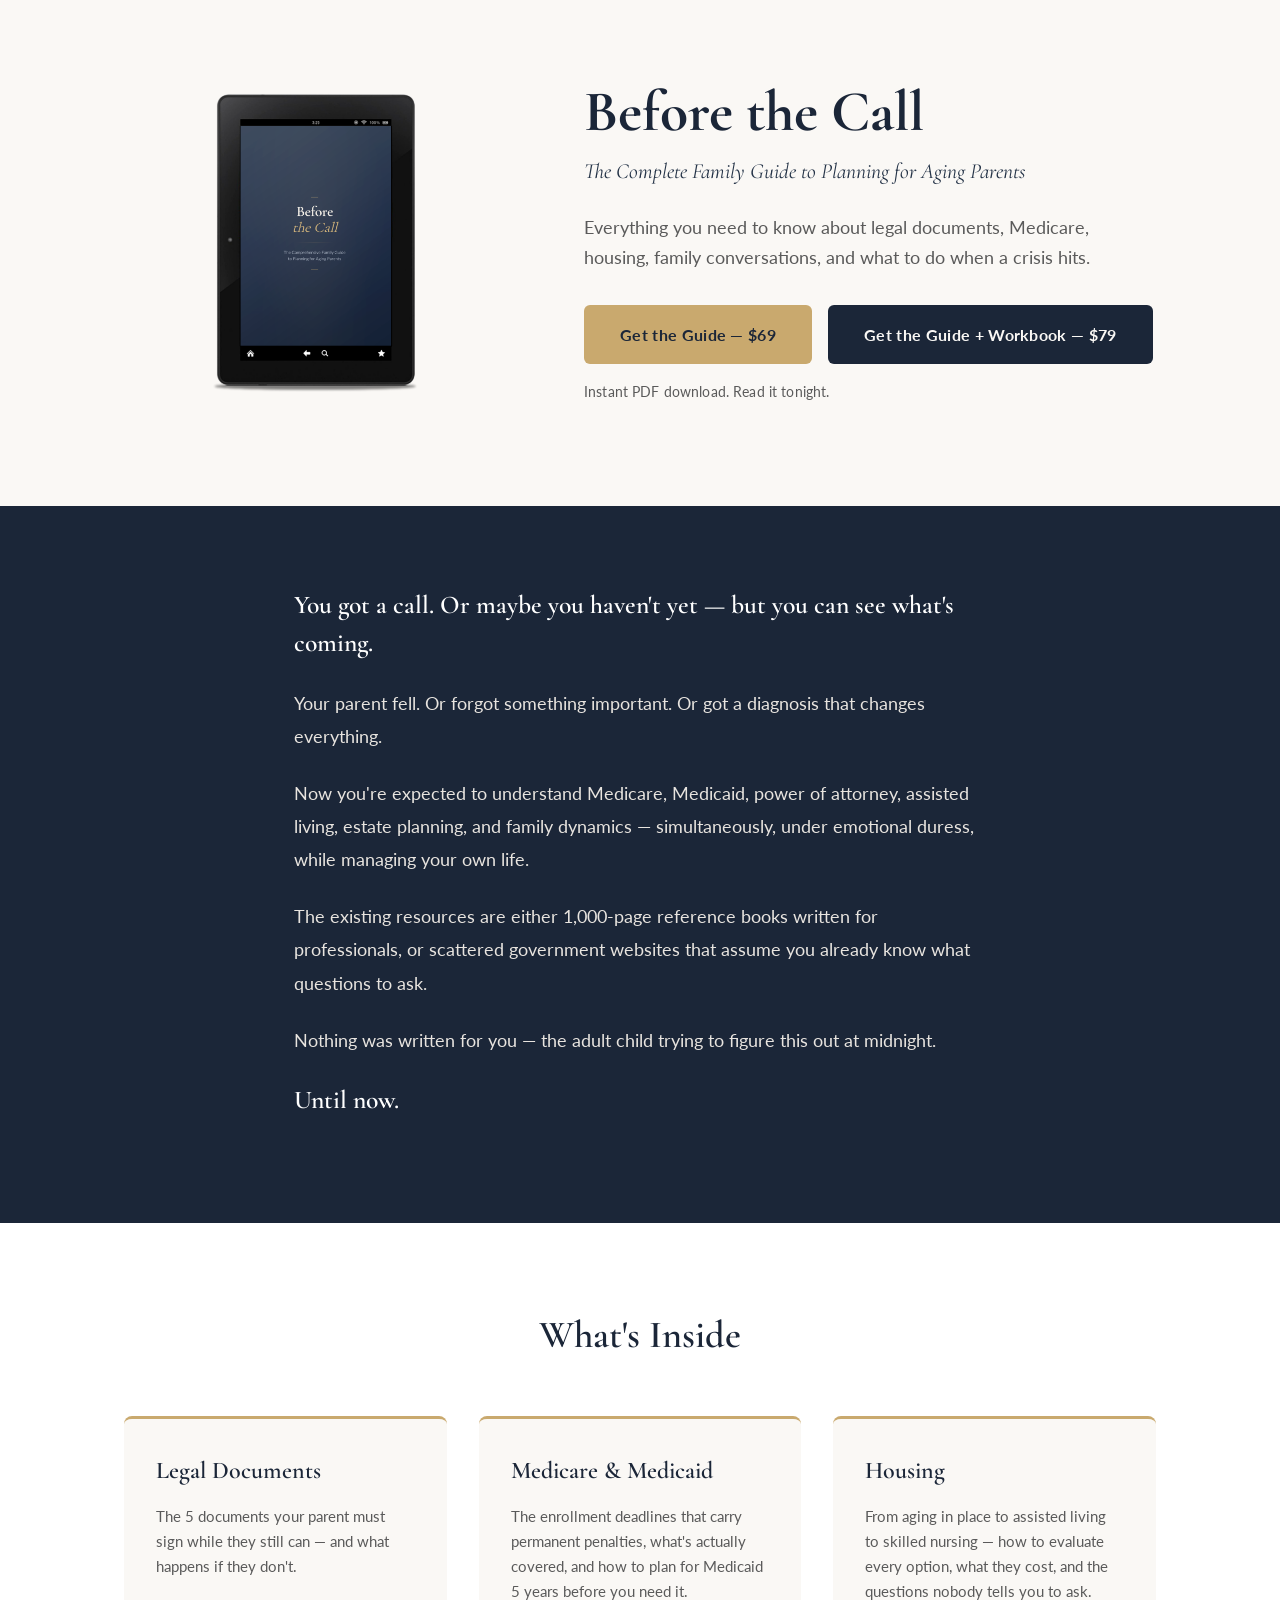
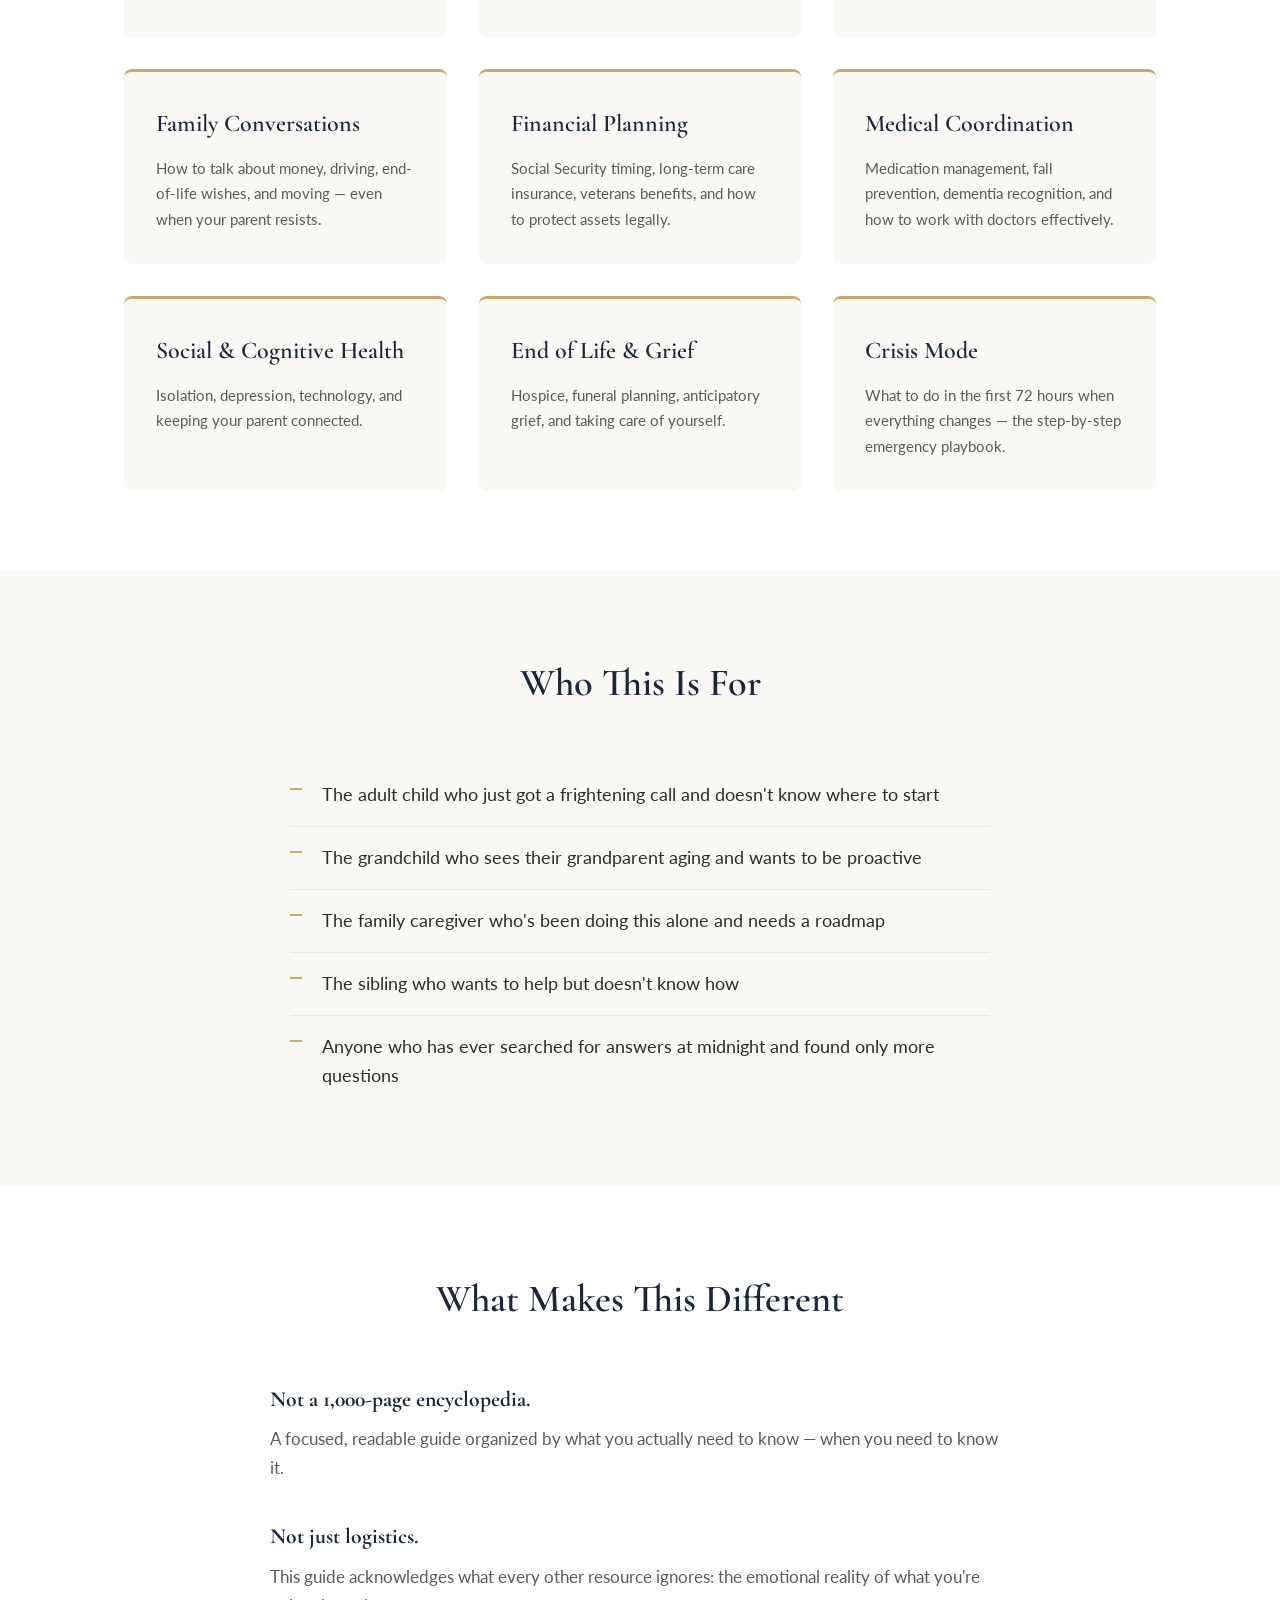
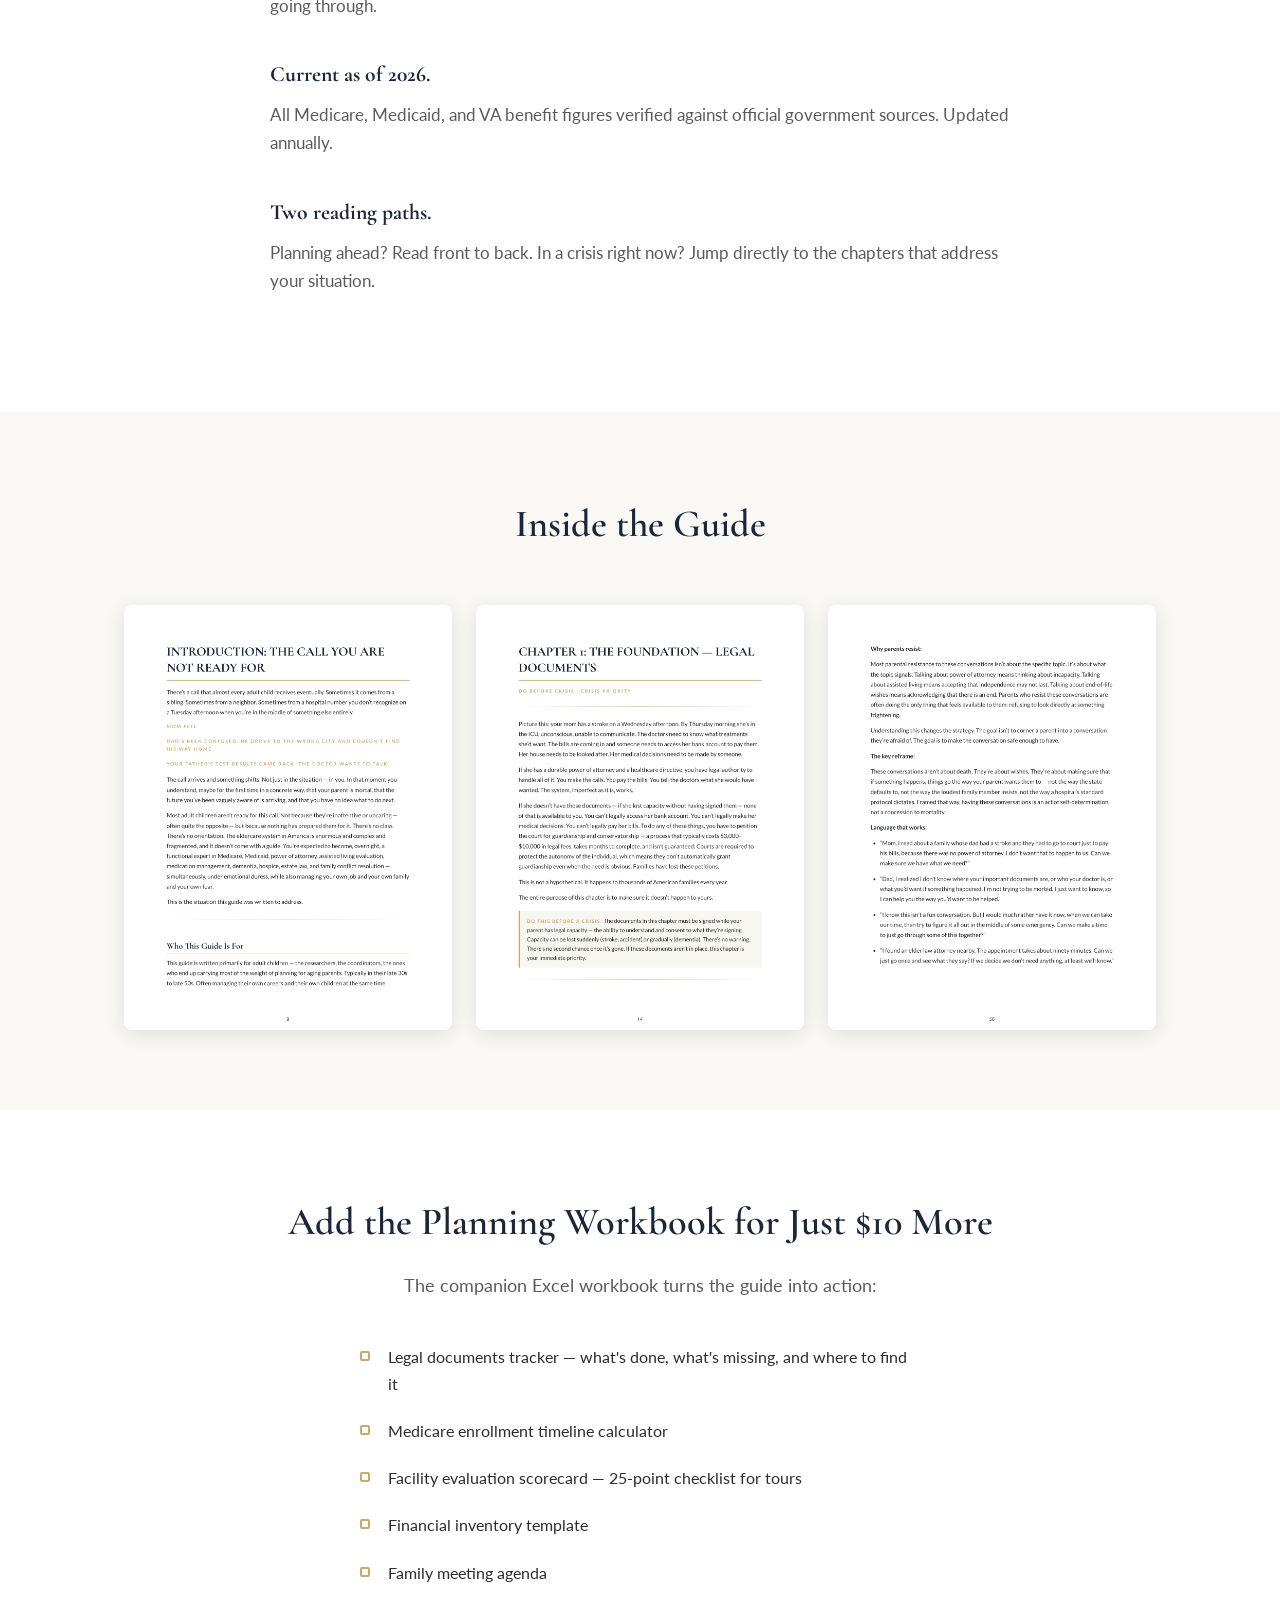
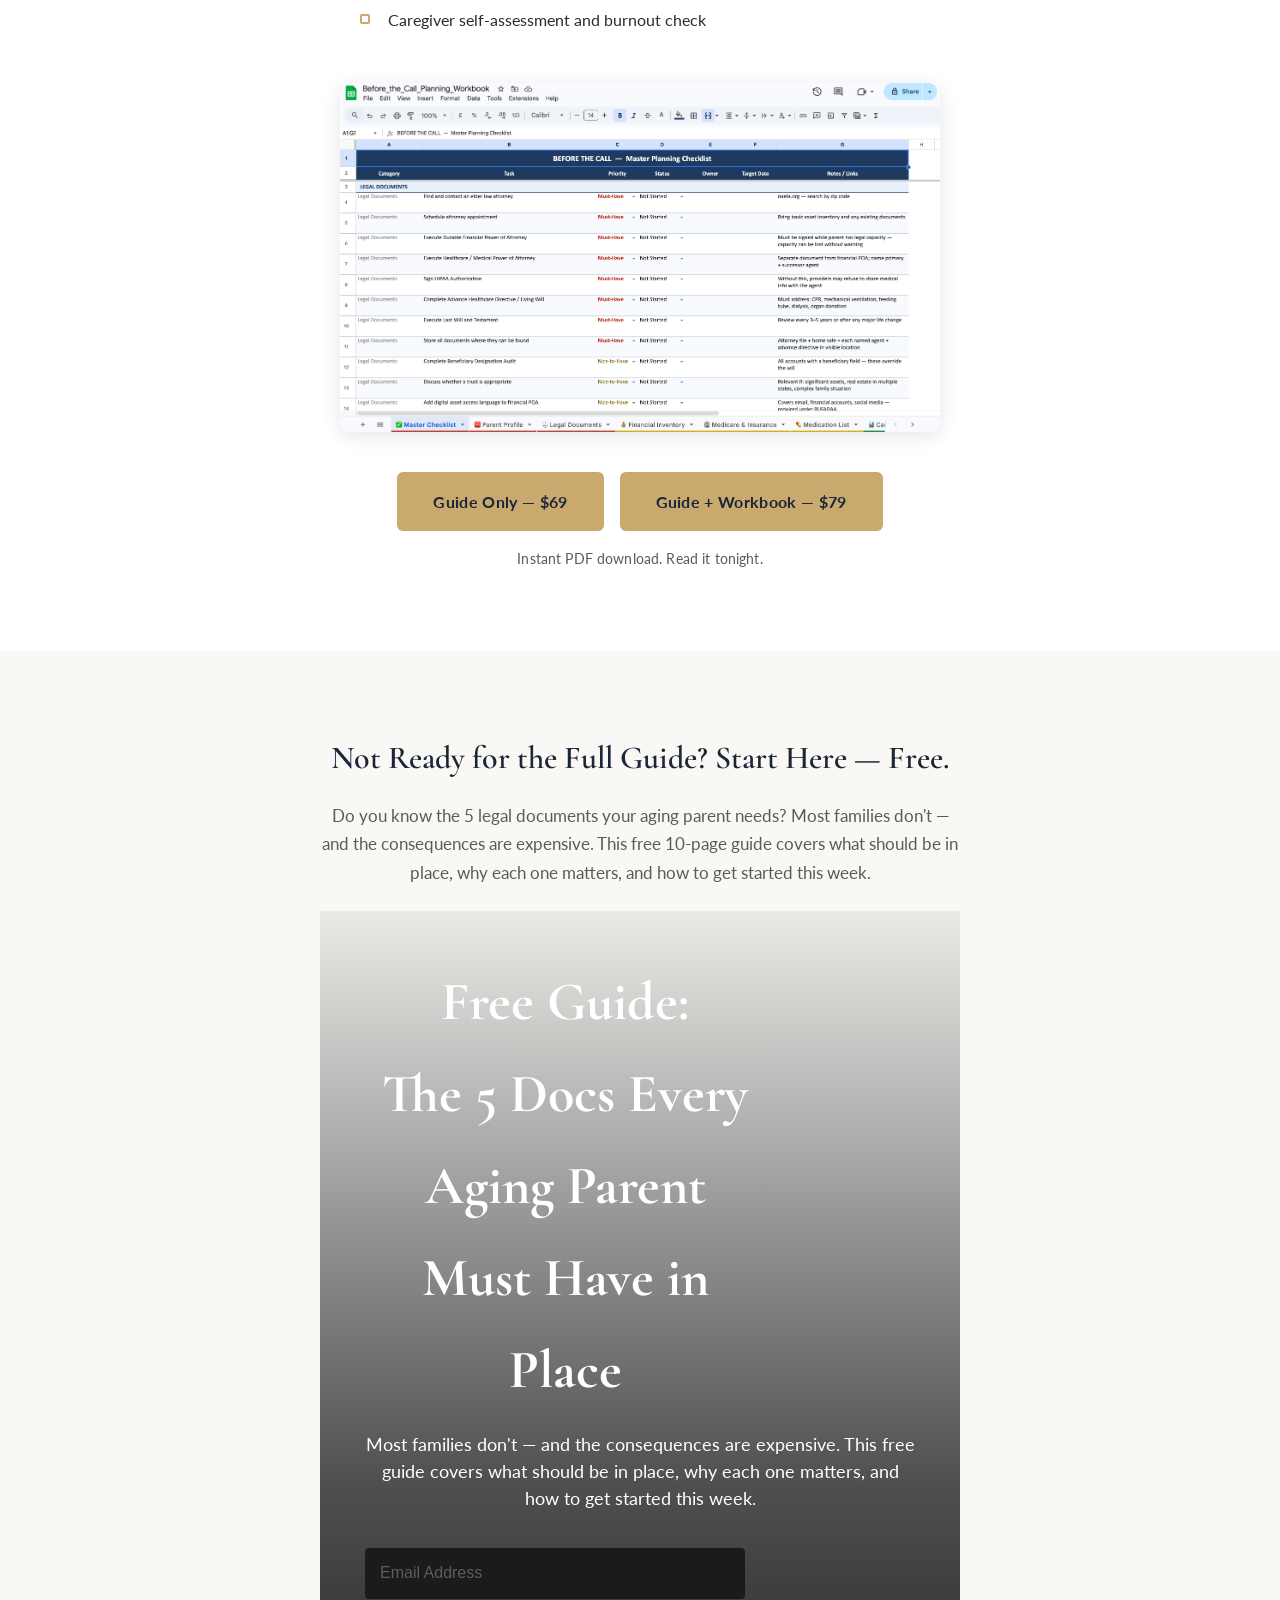
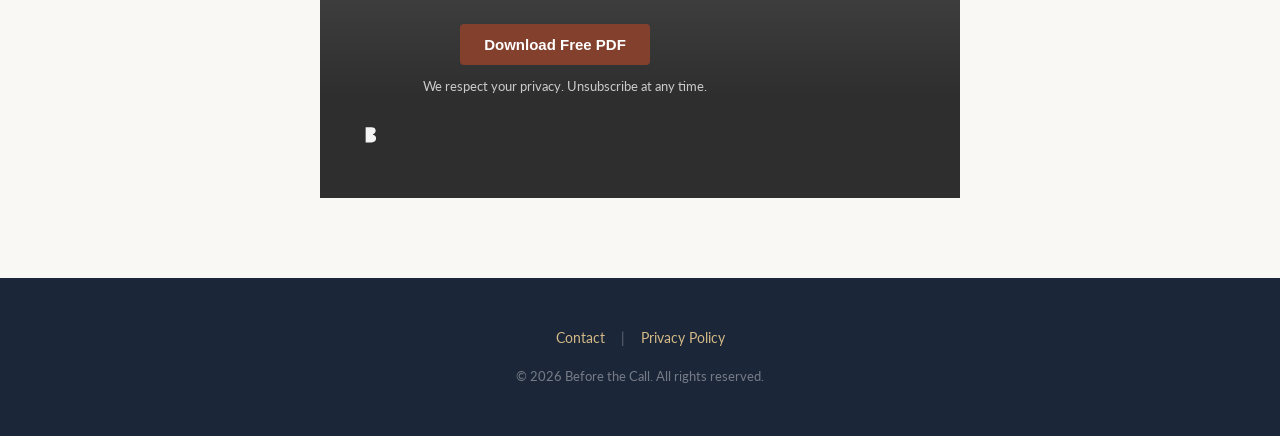
<file: index.html>
<!DOCTYPE html>
<html lang="en">
<head>
  <meta charset="UTF-8">
  <meta name="viewport" content="width=device-width, initial-scale=1.0">
  <title>Before the Call — The Complete Family Guide to Planning for Aging Parents</title>
  <meta name="description" content="Everything you need to know about legal documents, Medicare, housing, family conversations, and what to do when a crisis hits. A comprehensive guide for adult children of aging parents.">

  <!-- Open Graph -->
  <meta property="og:type" content="product">
  <meta property="og:title" content="Before the Call — The Complete Family Guide to Planning for Aging Parents">
  <meta property="og:description" content="Legal documents, Medicare, housing, family conversations, and crisis response — everything adult children need to plan for aging parents. Instant PDF download.">
  <meta property="og:url" content="https://beforethecallguide.com/">
  <meta property="og:image" content="https://beforethecallguide.com/3d_hero_image.png">
  <meta property="og:site_name" content="Before the Call">
  <meta property="product:price:amount" content="69.00">
  <meta property="product:price:currency" content="USD">

  <!-- Twitter Card -->
  <meta name="twitter:card" content="summary_large_image">
  <meta name="twitter:title" content="Before the Call — The Complete Family Guide to Planning for Aging Parents">
  <meta name="twitter:description" content="Legal documents, Medicare, housing, family conversations, and crisis response — everything adult children need to plan for aging parents.">
  <meta name="twitter:image" content="https://beforethecallguide.com/3d_hero_image.png">

  <!-- Canonical URL -->
  <link rel="canonical" href="https://beforethecallguide.com/">

  <!-- Structured Data: Product -->
  <script type="application/ld+json">
  {
    "@context": "https://schema.org",
    "@type": "Product",
    "name": "Before the Call: The Complete Family Guide to Planning for Aging Parents",
    "description": "A comprehensive PDF guide covering legal documents, Medicare, Medicaid, housing options, family conversations, financial planning, medical coordination, and crisis response for adult children of aging parents.",
    "image": "https://beforethecallguide.com/3d_hero_image.png",
    "brand": {
      "@type": "Organization",
      "name": "Before the Call"
    },
    "offers": [
      {
        "@type": "Offer",
        "name": "Complete Guide",
        "price": "69.00",
        "priceCurrency": "USD",
        "availability": "https://schema.org/InStock",
        "url": "https://payhip.com/b/tfXvS"
      },
      {
        "@type": "Offer",
        "name": "Guide + Planning Workbook Bundle",
        "price": "79.00",
        "priceCurrency": "USD",
        "availability": "https://schema.org/InStock",
        "url": "https://payhip.com/b/Y1TxP"
      }
    ]
  }
  </script>

  <!-- Structured Data: Organization -->
  <script type="application/ld+json">
  {
    "@context": "https://schema.org",
    "@type": "Organization",
    "name": "Before the Call",
    "url": "https://beforethecallguide.com",
    "email": "george@beforethecallguide.com",
    "description": "Resources and guidance for adult children planning for aging parents."
  }
  </script>

  <link rel="preconnect" href="https://fonts.googleapis.com">
  <link rel="preconnect" href="https://fonts.gstatic.com" crossorigin>
  <link href="https://fonts.googleapis.com/css2?family=Cormorant+Garamond:ital,wght@0,400;0,600;0,700;1,400;1,600&family=Lato:wght@300;400;700&display=swap" rel="stylesheet">
  <link rel="stylesheet" href="style.css">
</head>
<body>

  <!-- ========== HERO ========== -->
  <section class="hero">
    <div class="container hero-inner">
      <div class="hero-image">
        <img src="3d_hero_image.png" alt="Before the Call — displayed on a tablet" width="480" height="520">
      </div>
      <div class="hero-text">
        <h1>Before the Call</h1>
        <p class="subtitle">The Complete Family Guide to Planning for Aging Parents</p>
        <p class="hero-description">Everything you need to know about legal documents, Medicare, housing, family conversations, and what to do when a crisis hits.</p>
        <div class="cta-group">
          <a href="https://payhip.com/b/tfXvS" class="btn btn-primary">Get the Guide — $69</a>
          <a href="https://payhip.com/b/Y1TxP" class="btn btn-secondary">Get the Guide + Workbook — $79</a>
        </div>
        <p class="cta-note">Instant PDF download. Read it tonight.</p>
      </div>
    </div>
  </section>

  <!-- ========== THE PROBLEM ========== -->
  <section class="problem">
    <div class="container">
      <p class="lead">You got a call. Or maybe you haven't yet — but you can see what's coming.</p>
      <p>Your parent fell. Or forgot something important. Or got a diagnosis that changes everything.</p>
      <p>Now you're expected to understand Medicare, Medicaid, power of attorney, assisted living, estate planning, and family dynamics — simultaneously, under emotional duress, while managing your own life.</p>
      <p>The existing resources are either 1,000-page reference books written for professionals, or scattered government websites that assume you already know what questions to ask.</p>
      <p>Nothing was written for you — the adult child trying to figure this out at midnight.</p>
      <p class="lead">Until now.</p>
    </div>
  </section>

  <!-- ========== WHAT'S INSIDE ========== -->
  <section class="whats-inside">
    <div class="container">
      <h2>What's Inside</h2>
      <div class="chapter-grid">
        <div class="chapter-card">
          <h3>Legal Documents</h3>
          <p>The 5 documents your parent must sign while they still can — and what happens if they don't.</p>
        </div>
        <div class="chapter-card">
          <h3>Medicare & Medicaid</h3>
          <p>The enrollment deadlines that carry permanent penalties, what's actually covered, and how to plan for Medicaid 5 years before you need it.</p>
        </div>
        <div class="chapter-card">
          <h3>Housing</h3>
          <p>From aging in place to assisted living to skilled nursing — how to evaluate every option, what they cost, and the questions nobody tells you to ask.</p>
        </div>
        <div class="chapter-card">
          <h3>Family Conversations</h3>
          <p>How to talk about money, driving, end-of-life wishes, and moving — even when your parent resists.</p>
        </div>
        <div class="chapter-card">
          <h3>Financial Planning</h3>
          <p>Social Security timing, long-term care insurance, veterans benefits, and how to protect assets legally.</p>
        </div>
        <div class="chapter-card">
          <h3>Medical Coordination</h3>
          <p>Medication management, fall prevention, dementia recognition, and how to work with doctors effectively.</p>
        </div>
        <div class="chapter-card">
          <h3>Social & Cognitive Health</h3>
          <p>Isolation, depression, technology, and keeping your parent connected.</p>
        </div>
        <div class="chapter-card">
          <h3>End of Life & Grief</h3>
          <p>Hospice, funeral planning, anticipatory grief, and taking care of yourself.</p>
        </div>
        <div class="chapter-card">
          <h3>Crisis Mode</h3>
          <p>What to do in the first 72 hours when everything changes — the step-by-step emergency playbook.</p>
        </div>
      </div>
    </div>
  </section>

  <!-- ========== WHO THIS IS FOR ========== -->
  <section class="who-for">
    <div class="container">
      <h2>Who This Is For</h2>
      <ul class="who-list">
        <li>The adult child who just got a frightening call and doesn't know where to start</li>
        <li>The grandchild who sees their grandparent aging and wants to be proactive</li>
        <li>The family caregiver who's been doing this alone and needs a roadmap</li>
        <li>The sibling who wants to help but doesn't know how</li>
        <li>Anyone who has ever searched for answers at midnight and found only more questions</li>
      </ul>
    </div>
  </section>

  <!-- ========== WHAT MAKES THIS DIFFERENT ========== -->
  <section class="different">
    <div class="container">
      <h2>What Makes This Different</h2>
      <div class="diff-grid">
        <div class="diff-item">
          <h3>Not a 1,000-page encyclopedia.</h3>
          <p>A focused, readable guide organized by what you actually need to know — when you need to know it.</p>
        </div>
        <div class="diff-item">
          <h3>Not just logistics.</h3>
          <p>This guide acknowledges what every other resource ignores: the emotional reality of what you're going through.</p>
        </div>
        <div class="diff-item">
          <h3>Current as of 2026.</h3>
          <p>All Medicare, Medicaid, and VA benefit figures verified against official government sources. Updated annually.</p>
        </div>
        <div class="diff-item">
          <h3>Two reading paths.</h3>
          <p>Planning ahead? Read front to back. In a crisis right now? Jump directly to the chapters that address your situation.</p>
        </div>
      </div>
    </div>
  </section>

  <!-- ========== SAMPLE PAGES ========== -->
  <section class="samples">
    <div class="container">
      <h2>Inside the Guide</h2>
      <div class="sample-grid">
        <div class="sample-page">
          <img src="sample_page_intro.png" alt="Sample page — Introduction: The Call You Are Not Ready For" loading="lazy">
        </div>
        <div class="sample-page">
          <img src="sample_page_legal.png" alt="Sample page — Chapter 1: Legal Documents" loading="lazy">
        </div>
        <div class="sample-page">
          <img src="sample_page_conversations.png" alt="Sample page — Language That Works conversation scripts" loading="lazy">
        </div>
      </div>
    </div>
  </section>

  <!-- ========== BUNDLE OFFER ========== -->
  <section class="bundle">
    <div class="container">
      <div class="bundle-box">
        <h2>Add the Planning Workbook for Just $10 More</h2>
        <p class="bundle-intro">The companion Excel workbook turns the guide into action:</p>
        <ul class="bundle-features">
          <li>Legal documents tracker — what's done, what's missing, and where to find it</li>
          <li>Medicare enrollment timeline calculator</li>
          <li>Facility evaluation scorecard — 25-point checklist for tours</li>
          <li>Financial inventory template</li>
          <li>Family meeting agenda</li>
          <li>Caregiver self-assessment and burnout check</li>
        </ul>
        <div class="workbook-preview">
          <img src="workbook_preview.png" alt="Before the Call Planning Workbook — Master Checklist preview" loading="lazy">
        </div>
        <div class="cta-group">
          <a href="https://payhip.com/b/tfXvS" class="btn btn-primary">Guide Only — $69</a>
          <a href="https://payhip.com/b/Y1TxP" class="btn btn-gold">Guide + Workbook — $79</a>
        </div>
        <p class="cta-note">Instant PDF download. Read it tonight.</p>
      </div>
    </div>
  </section>

  <!-- ========== LEAD MAGNET ========== -->
  <section class="lead-magnet">
    <div class="container">
      <div class="lead-magnet-box">
        <h2>Not Ready for the Full Guide? Start Here — Free.</h2>
        <p>Do you know the 5 legal documents your aging parent needs? Most families don't — and the consequences are expensive. This free 10-page guide covers what should be in place, why each one matters, and how to get started this week.</p>

        <script src="https://f.convertkit.com/ckjs/ck.5.js"></script>
        <form action="https://app.kit.com/forms/9187136/subscriptions" class="seva-form formkit-form" method="post" data-sv-form="9187136" data-uid="44a924d58b" data-format="inline" data-version="5" data-options="{&quot;settings&quot;:{&quot;after_subscribe&quot;:{&quot;action&quot;:&quot;message&quot;,&quot;success_message&quot;:&quot;Success! Now check your email to confirm your address.&quot;,&quot;redirect_url&quot;:&quot;&quot;},&quot;analytics&quot;:{&quot;google&quot;:null,&quot;fathom&quot;:null,&quot;facebook&quot;:null,&quot;segment&quot;:null,&quot;pinterest&quot;:null,&quot;sparkloop&quot;:null,&quot;googletagmanager&quot;:null},&quot;modal&quot;:{&quot;trigger&quot;:&quot;timer&quot;,&quot;scroll_percentage&quot;:null,&quot;timer&quot;:5,&quot;devices&quot;:&quot;all&quot;,&quot;show_once_every&quot;:15},&quot;powered_by&quot;:{&quot;show&quot;:true,&quot;url&quot;:&quot;https://kit.com/features/forms?utm_campaign=poweredby&amp;utm_content=form&amp;utm_medium=referral&amp;utm_source=dynamic&quot;},&quot;recaptcha&quot;:{&quot;enabled&quot;:false},&quot;return_visitor&quot;:{&quot;action&quot;:&quot;show&quot;,&quot;custom_content&quot;:&quot;&quot;},&quot;slide_in&quot;:{&quot;display_in&quot;:&quot;bottom_right&quot;,&quot;trigger&quot;:&quot;timer&quot;,&quot;scroll_percentage&quot;:null,&quot;timer&quot;:5,&quot;devices&quot;:&quot;all&quot;,&quot;show_once_every&quot;:15},&quot;sticky_bar&quot;:{&quot;display_in&quot;:&quot;top&quot;,&quot;trigger&quot;:&quot;timer&quot;,&quot;scroll_percentage&quot;:null,&quot;timer&quot;:5,&quot;devices&quot;:&quot;all&quot;,&quot;show_once_every&quot;:15}},&quot;version&quot;:&quot;5&quot;}" min-width="400 500 600 700 800"><div data-style="full"><div class="formkit-background" style="background-image: url(&quot;https://embed.filekitcdn.com/e/6rbuHvGbyNLnC8iWuV8wA9/shqVNoTZWmqBahgG3ucsdK&quot;);"></div><div class="formkit-container" style="--bg-color: #2E2E2E; --bg-color-07: #2E2E2E12; --bg-color-83: #2E2E2ED4;"><div class="formkit-header" data-element="header" style="color: rgb(255, 255, 255); font-weight: 700;"><h2>Free Guide: <br>The 5 Docs Every Aging Parent Must Have in Place</h2></div><div class="formkit-content" data-element="content" style="color: rgb(255, 255, 255);"><p>Most families don't — and the consequences are expensive. This free guide covers what should be in place, why each one matters, and how to get started this week.</p></div><ul class="formkit-alert formkit-alert-error" data-element="errors" data-group="alert"></ul><div data-element="fields" class="seva-fields formkit-fields" style="color: rgb(255, 255, 255);"><div class="formkit-field"><input class="formkit-input" name="email_address" aria-label="Email Address" placeholder="Email Address" required="" type="email" style="color: rgb(110, 110, 110); font-weight: 400; background-color: rgb(27, 27, 27); border-radius: 4px;"></div><button data-element="submit" class="formkit-submit formkit-submit" style="color: rgb(255, 255, 255); background-color: rgb(131, 65, 45); border-radius: 4px; font-weight: 700;"><div class="formkit-spinner"><div></div><div></div><div></div></div><span class="">Download Free PDF</span></button></div><div class="formkit-disclaimer" data-element="disclaimer" style="color: rgb(203, 203, 203);">We respect your privacy. Unsubscribe at any time.</div><div class="formkit-powered-by-convertkit-container"><a href="https://kit.com/features/forms?utm_campaign=poweredby&amp;utm_content=form&amp;utm_medium=referral&amp;utm_source=dynamic" data-element="powered-by" class="formkit-powered-by-convertkit" data-variant="light" target="_blank" rel="nofollow">Built with Kit</a></div></div></div><style>.formkit-form[data-uid="44a924d58b"] *{box-sizing:border-box;}.formkit-form[data-uid="44a924d58b"]{-webkit-font-smoothing:antialiased;-moz-osx-font-smoothing:grayscale;}.formkit-form[data-uid="44a924d58b"] legend{border:none;font-size:inherit;margin-bottom:10px;padding:0;position:relative;display:table;}.formkit-form[data-uid="44a924d58b"] fieldset{border:0;padding:0.01em 0 0 0;margin:0;min-width:0;}.formkit-form[data-uid="44a924d58b"] body:not(:-moz-handler-blocked) fieldset{display:table-cell;}.formkit-form[data-uid="44a924d58b"] h1,.formkit-form[data-uid="44a924d58b"] h2,.formkit-form[data-uid="44a924d58b"] h3,.formkit-form[data-uid="44a924d58b"] h4,.formkit-form[data-uid="44a924d58b"] h5,.formkit-form[data-uid="44a924d58b"] h6{color:inherit;font-size:inherit;font-weight:inherit;}.formkit-form[data-uid="44a924d58b"] h2{font-size:1.5em;margin:1em 0;}.formkit-form[data-uid="44a924d58b"] h3{font-size:1.17em;margin:1em 0;}.formkit-form[data-uid="44a924d58b"] p{color:inherit;font-size:inherit;font-weight:inherit;}.formkit-form[data-uid="44a924d58b"] ol:not([template-default]),.formkit-form[data-uid="44a924d58b"] ul:not([template-default]),.formkit-form[data-uid="44a924d58b"] blockquote:not([template-default]){text-align:left;}.formkit-form[data-uid="44a924d58b"] p:not([template-default]),.formkit-form[data-uid="44a924d58b"] hr:not([template-default]),.formkit-form[data-uid="44a924d58b"] blockquote:not([template-default]),.formkit-form[data-uid="44a924d58b"] ol:not([template-default]),.formkit-form[data-uid="44a924d58b"] ul:not([template-default]){color:inherit;font-style:initial;}.formkit-form[data-uid="44a924d58b"] .ordered-list,.formkit-form[data-uid="44a924d58b"] .unordered-list{list-style-position:outside !important;padding-left:1em;}.formkit-form[data-uid="44a924d58b"] .list-item{padding-left:0;}.formkit-form[data-uid="44a924d58b"][data-format="modal"]{display:none;}.formkit-form[data-uid="44a924d58b"][data-format="slide in"]{display:none;}.formkit-form[data-uid="44a924d58b"][data-format="sticky bar"]{display:none;}.formkit-sticky-bar .formkit-form[data-uid="44a924d58b"][data-format="sticky bar"]{display:block;}.formkit-form[data-uid="44a924d58b"] .formkit-input,.formkit-form[data-uid="44a924d58b"] .formkit-select,.formkit-form[data-uid="44a924d58b"] .formkit-checkboxes{width:100%;}.formkit-form[data-uid="44a924d58b"] .formkit-button,.formkit-form[data-uid="44a924d58b"] .formkit-submit{border:0;border-radius:5px;color:#ffffff;cursor:pointer;display:inline-block;text-align:center;font-size:15px;font-weight:500;cursor:pointer;margin-bottom:15px;overflow:hidden;padding:0;position:relative;vertical-align:middle;}.formkit-form[data-uid="44a924d58b"] .formkit-button:hover,.formkit-form[data-uid="44a924d58b"] .formkit-submit:hover,.formkit-form[data-uid="44a924d58b"] .formkit-button:focus,.formkit-form[data-uid="44a924d58b"] .formkit-submit:focus{outline:none;}.formkit-form[data-uid="44a924d58b"] .formkit-button:hover > span,.formkit-form[data-uid="44a924d58b"] .formkit-submit:hover > span,.formkit-form[data-uid="44a924d58b"] .formkit-button:focus > span,.formkit-form[data-uid="44a924d58b"] .formkit-submit:focus > span{background-color:rgba(0,0,0,0.1);}.formkit-form[data-uid="44a924d58b"] .formkit-button > span,.formkit-form[data-uid="44a924d58b"] .formkit-submit > span{display:block;-webkit-transition:all 300ms ease-in-out;transition:all 300ms ease-in-out;padding:12px 24px;}.formkit-form[data-uid="44a924d58b"] .formkit-input{background:#ffffff;font-size:15px;padding:12px;border:1px solid #e3e3e3;-webkit-flex:1 0 auto;-ms-flex:1 0 auto;flex:1 0 auto;line-height:1.4;margin:0;-webkit-transition:border-color ease-out 300ms;transition:border-color ease-out 300ms;}.formkit-form[data-uid="44a924d58b"] .formkit-input:focus{outline:none;border-color:#1677be;-webkit-transition:border-color ease 300ms;transition:border-color ease 300ms;}.formkit-form[data-uid="44a924d58b"] .formkit-input::-webkit-input-placeholder{color:inherit;opacity:0.8;}.formkit-form[data-uid="44a924d58b"] .formkit-input::-moz-placeholder{color:inherit;opacity:0.8;}.formkit-form[data-uid="44a924d58b"] .formkit-input:-ms-input-placeholder{color:inherit;opacity:0.8;}.formkit-form[data-uid="44a924d58b"] .formkit-input::placeholder{color:inherit;opacity:0.8;}.formkit-form[data-uid="44a924d58b"] [data-group="dropdown"]{position:relative;display:inline-block;width:100%;}.formkit-form[data-uid="44a924d58b"] [data-group="dropdown"]::before{content:"";top:calc(50% - 2.5px);right:10px;position:absolute;pointer-events:none;border-color:#4f4f4f transparent transparent transparent;border-style:solid;border-width:6px 6px 0 6px;height:0;width:0;z-index:999;}.formkit-form[data-uid="44a924d58b"] [data-group="dropdown"] select{height:auto;width:100%;cursor:pointer;color:#333333;line-height:1.4;margin-bottom:0;padding:0 6px;-webkit-appearance:none;-moz-appearance:none;appearance:none;font-size:15px;padding:12px;padding-right:25px;border:1px solid #e3e3e3;background:#ffffff;}.formkit-form[data-uid="44a924d58b"] [data-group="dropdown"] select:focus{outline:none;}.formkit-form[data-uid="44a924d58b"] [data-group="checkboxes"]{text-align:left;margin:0;}.formkit-form[data-uid="44a924d58b"] [data-group="checkboxes"] [data-group="checkbox"]{margin-bottom:10px;}.formkit-form[data-uid="44a924d58b"] [data-group="checkboxes"] [data-group="checkbox"] *{cursor:pointer;}.formkit-form[data-uid="44a924d58b"] [data-group="checkboxes"] [data-group="checkbox"]:last-of-type{margin-bottom:0;}.formkit-form[data-uid="44a924d58b"] [data-group="checkboxes"] [data-group="checkbox"] input[type="checkbox"]{display:none;}.formkit-form[data-uid="44a924d58b"] [data-group="checkboxes"] [data-group="checkbox"] input[type="checkbox"] + label::after{content:none;}.formkit-form[data-uid="44a924d58b"] [data-group="checkboxes"] [data-group="checkbox"] input[type="checkbox"]:checked + label::after{border-color:#ffffff;content:"";}.formkit-form[data-uid="44a924d58b"] [data-group="checkboxes"] [data-group="checkbox"] input[type="checkbox"]:checked + label::before{background:#10bf7a;border-color:#10bf7a;}.formkit-form[data-uid="44a924d58b"] [data-group="checkboxes"] [data-group="checkbox"] label{position:relative;display:inline-block;padding-left:28px;}.formkit-form[data-uid="44a924d58b"] [data-group="checkboxes"] [data-group="checkbox"] label::before,.formkit-form[data-uid="44a924d58b"] [data-group="checkboxes"] [data-group="checkbox"] label::after{position:absolute;content:"";display:inline-block;}.formkit-form[data-uid="44a924d58b"] [data-group="checkboxes"] [data-group="checkbox"] label::before{height:16px;width:16px;border:1px solid #e3e3e3;background:#ffffff;left:0px;top:3px;}.formkit-form[data-uid="44a924d58b"] [data-group="checkboxes"] [data-group="checkbox"] label::after{height:4px;width:8px;border-left:2px solid #4d4d4d;border-bottom:2px solid #4d4d4d;-webkit-transform:rotate(-45deg);-ms-transform:rotate(-45deg);transform:rotate(-45deg);left:4px;top:8px;}.formkit-form[data-uid="44a924d58b"] .formkit-alert{background:#f9fafb;border:1px solid #e3e3e3;border-radius:5px;-webkit-flex:1 0 auto;-ms-flex:1 0 auto;flex:1 0 auto;list-style:none;margin:25px auto;padding:12px;text-align:center;width:100%;}.formkit-form[data-uid="44a924d58b"] .formkit-alert:empty{display:none;}.formkit-form[data-uid="44a924d58b"] .formkit-alert-success{background:#d3fbeb;border-color:#10bf7a;color:#0c905c;}.formkit-form[data-uid="44a924d58b"] .formkit-alert-error{background:#fde8e2;border-color:#f2643b;color:#ea4110;}.formkit-form[data-uid="44a924d58b"] .formkit-spinner{display:-webkit-box;display:-webkit-flex;display:-ms-flexbox;display:flex;height:0px;width:0px;margin:0 auto;position:absolute;top:0;left:0;right:0;width:0px;overflow:hidden;text-align:center;-webkit-transition:all 300ms ease-in-out;transition:all 300ms ease-in-out;}.formkit-form[data-uid="44a924d58b"] .formkit-spinner > div{margin:auto;width:12px;height:12px;background-color:#fff;opacity:0.3;border-radius:100%;display:inline-block;-webkit-animation:formkit-bouncedelay-formkit-form-data-uid-44a924d58b- 1.4s infinite ease-in-out both;animation:formkit-bouncedelay-formkit-form-data-uid-44a924d58b- 1.4s infinite ease-in-out both;}.formkit-form[data-uid="44a924d58b"] .formkit-spinner > div:nth-child(1){-webkit-animation-delay:-0.32s;animation-delay:-0.32s;}.formkit-form[data-uid="44a924d58b"] .formkit-spinner > div:nth-child(2){-webkit-animation-delay:-0.16s;animation-delay:-0.16s;}.formkit-form[data-uid="44a924d58b"] .formkit-submit[data-active] .formkit-spinner{opacity:1;height:100%;width:50px;}.formkit-form[data-uid="44a924d58b"] .formkit-submit[data-active] .formkit-spinner ~ span{opacity:0;}.formkit-form[data-uid="44a924d58b"] .formkit-powered-by[data-active="false"]{opacity:0.35;}.formkit-form[data-uid="44a924d58b"] .formkit-powered-by-convertkit-container{display:-webkit-box;display:-webkit-flex;display:-ms-flexbox;display:flex;width:100%;margin:10px 0;position:relative;}.formkit-form[data-uid="44a924d58b"] .formkit-powered-by-convertkit-container[data-active="false"]{opacity:0.35;}.formkit-form[data-uid="44a924d58b"] .formkit-powered-by-convertkit{-webkit-align-items:center;-webkit-box-align:center;-ms-flex-align:center;align-items:center;background-color:#ffffff;border-radius:9px;color:#3d3d3d;cursor:pointer;display:block;height:36px;margin:0 auto;opacity:0.95;padding:0;-webkit-text-decoration:none;text-decoration:none;text-indent:100%;-webkit-transition:ease-in-out all 200ms;transition:ease-in-out all 200ms;white-space:nowrap;overflow:hidden;-webkit-user-select:none;-moz-user-select:none;-ms-user-select:none;user-select:none;width:157px;background-repeat:no-repeat;background-position:center;background-image:url("data:image/svg+xml;charset=utf8,%3Csvg width='133' height='36' viewBox='0 0 133 36' fill='none' xmlns='http://www.w3.org/2000/svg'%3E%3Cpath d='M0.861 25.5C0.735 25.5 0.651 25.416 0.651 25.29V10.548C0.651 10.422 0.735 10.338 0.861 10.338H6.279C9.072 10.338 10.668 11.451 10.668 13.824C10.668 15.819 9.219 16.932 8.001 17.226C7.707 17.268 7.707 17.625 8.022 17.688C9.912 18.108 11.088 19.116 11.088 21.321C11.088 23.715 9.429 25.5 6.426 25.5H0.861ZM5.397 23.085C6.825 23.085 7.518 22.224 7.518 21.006C7.518 19.683 6.825 18.948 5.397 18.948H4.2V23.085H5.397ZM5.313 16.617C6.51 16.617 7.245 15.945 7.245 14.601C7.245 13.383 6.51 12.753 5.25 12.753H4.2V16.617H5.313Z' fill='%231E1E1E'/%3E%3C/svg%3E");}.formkit-form[data-uid="44a924d58b"] .formkit-powered-by-convertkit:hover,.formkit-form[data-uid="44a924d58b"] .formkit-powered-by-convertkit:focus{background-color:#ffffff;-webkit-transform:scale(1.025) perspective(1px);-ms-transform:scale(1.025) perspective(1px);transform:scale(1.025) perspective(1px);opacity:1;}.formkit-form[data-uid="44a924d58b"] .formkit-powered-by-convertkit[data-variant="dark"],.formkit-form[data-uid="44a924d58b"] .formkit-powered-by-convertkit[data-variant="light"]{background-color:transparent;border-color:transparent;width:133px;}.formkit-form[data-uid="44a924d58b"] .formkit-powered-by-convertkit[data-variant="light"]{color:#ffffff;background-image:url("data:image/svg+xml;charset=utf8,%3Csvg width='133' height='36' viewBox='0 0 133 36' fill='none' xmlns='http://www.w3.org/2000/svg'%3E%3Cpath d='M0.861 25.5C0.735 25.5 0.651 25.416 0.651 25.29V10.548C0.651 10.422 0.735 10.338 0.861 10.338H6.279C9.072 10.338 10.668 11.451 10.668 13.824C10.668 15.819 9.219 16.932 8.001 17.226C7.707 17.268 7.707 17.625 8.022 17.688C9.912 18.108 11.088 19.116 11.088 21.321C11.088 23.715 9.429 25.5 6.426 25.5H0.861Z' fill='white'/%3E%3C/svg%3E");}@-webkit-keyframes formkit-bouncedelay-formkit-form-data-uid-44a924d58b-{0%,80%,100%{-webkit-transform:scale(0);-ms-transform:scale(0);transform:scale(0);}40%{-webkit-transform:scale(1);-ms-transform:scale(1);transform:scale(1);}}@keyframes formkit-bouncedelay-formkit-form-data-uid-44a924d58b-{0%,80%,100%{-webkit-transform:scale(0);-ms-transform:scale(0);transform:scale(0);}40%{-webkit-transform:scale(1);-ms-transform:scale(1);transform:scale(1);}}.formkit-form[data-uid="44a924d58b"] blockquote{padding:10px 20px;margin:0 0 20px;border-left:5px solid #e1e1e1;}.formkit-form[data-uid="44a924d58b"] .seva-custom-content{padding:15px;font-size:16px;color:#fff;mix-blend-mode:difference;}.formkit-form[data-uid="44a924d58b"] .formkit-modal.guard{max-width:420px;width:100%;} .formkit-form[data-uid="44a924d58b"]{max-width:420px !important;}.formkit-form[data-uid="44a924d58b"] [data-style="full"]{border-radius:var(--border-radius) !important;display:-webkit-box;display:-webkit-flex;display:-ms-flexbox;display:flex;min-height:680px;overflow:hidden;position:relative;width:100%;}.formkit-form[data-uid="44a924d58b"] .formkit-background{background-position:center center;background-repeat:no-repeat;background-size:cover;height:100%;position:absolute;width:100%;}.formkit-form[data-uid="44a924d58b"] .formkit-container{background:linear-gradient( 180deg, var(--bg-color-07) 0%, var(--bg-color-83) 64.06%, var(--bg-color) 88.54% );display:-webkit-box;display:-webkit-flex;display:-ms-flexbox;display:flex;-webkit-flex-direction:column;-ms-flex-direction:column;flex-direction:column;-webkit-box-pack:end;-webkit-justify-content:flex-end;-ms-flex-pack:end;justify-content:flex-end;padding:25px;position:relative;width:100%;}.formkit-form[data-uid="44a924d58b"] .formkit-header{font-size:36px;font-size:calc(30px + (36 - 30) * ((100vw - 400px) / (800 - 400)));margin-bottom:16px;margin-top:0;max-width:400px;}.formkit-form[data-uid="44a924d58b"] .formkit-header h2{margin:0;}@media all and (min-width:800px){.formkit-form[data-uid="44a924d58b"] .formkit-header{font-size:36px;}}.formkit-form[data-uid="44a924d58b"] .formkit-content{font-size:18px;line-height:1.5;margin-bottom:36px;}.formkit-form[data-uid="44a924d58b"] .formkit-content p{margin:0;}.formkit-form[data-uid="44a924d58b"] .formkit-field{margin:0 0 10px 0;}.formkit-form[data-uid="44a924d58b"] .formkit-input{border:0;font-size:16px;padding:14px;padding-left:15px;padding-right:0;width:100%;}.formkit-form[data-uid="44a924d58b"] [data-group="checkboxes"] legend{color:inherit !important;font-size:17px;}.formkit-form[data-uid="44a924d58b"] .formkit-checkboxes{background:transparent !important;color:inherit !important;}.formkit-form[data-uid="44a924d58b"] .formkit-checkboxes label{color:inherit !important;}.formkit-form[data-uid="44a924d58b"] [data-group="dropdown"] .formkit-select{border:0;}.formkit-form[data-uid="44a924d58b"] .formkit-fields .formkit-submit{margin-bottom:0;margin-top:15px;}.formkit-form[data-uid="44a924d58b"] .formkit-disclaimer{font-size:13px;margin-top:10px;max-width:400px;}.formkit-form[data-uid="44a924d58b"] .formkit-powered-by-convertkit-container{margin:20px 0 0 0;}.formkit-form[data-uid="44a924d58b"] .formkit-powered-by-convertkit{margin:0;}@media all and (min-width:900px){.formkit-form[data-uid="44a924d58b"][data-format="inline-editing"],.formkit-form[data-uid="44a924d58b"][data-format="inline"]{max-width:880px !important;}.formkit-form[data-uid="44a924d58b"][data-format="inline-editing"] [data-style="full"],.formkit-form[data-uid="44a924d58b"][data-format="inline"] [data-style="full"]{min-height:540px !important;}.formkit-form[data-uid="44a924d58b"] .formkit-container{padding:45px;}.formkit-form[data-uid="44a924d58b"] .formkit-content{max-width:570px;}.formkit-form[data-uid="44a924d58b"] .formkit-fields{max-width:380px;}}</style></form>

      </div>
    </div>
  </section>

  <footer class="site-footer">
    <div class="container">
      <p class="footer-links">
        <a href="mailto:george@beforethecallguide.com">Contact</a>
        <span class="divider">|</span>
        <a href="privacy.html">Privacy Policy</a>
      </p>
      <p class="copyright">&copy; 2026 Before the Call. All rights reserved.</p>
    </div>
  </footer>

</body>
</html>
</file>
<file: style.css>
/* ========== VARIABLES ========== */
:root {
  --navy: #1B2638;
  --navy-light: #243347;
  --gold: #C9A96E;
  --gold-light: #D4BA87;
  --cream: #FAF8F5;
  --white: #FFFFFF;
  --text: #2C2C2C;
  --text-light: #5A5A5A;
  --text-on-dark: #E8E4DF;
  --font-heading: 'Cormorant Garamond', Georgia, serif;
  --font-body: 'Lato', -apple-system, sans-serif;
}

/* ========== RESET ========== */
*, *::before, *::after {
  box-sizing: border-box;
  margin: 0;
  padding: 0;
}

html {
  scroll-behavior: smooth;
  -webkit-font-smoothing: antialiased;
}

body {
  font-family: var(--font-body);
  font-size: 18px;
  line-height: 1.7;
  color: var(--text);
  background: var(--white);
}

img {
  max-width: 100%;
  height: auto;
  display: block;
}

a {
  color: var(--gold);
  text-decoration: none;
}

/* ========== LAYOUT ========== */
.container {
  max-width: 1080px;
  margin: 0 auto;
  padding: 0 24px;
}

section {
  padding: 80px 0;
}

h2 {
  font-family: var(--font-heading);
  font-size: 2.4rem;
  font-weight: 600;
  color: var(--navy);
  text-align: center;
  margin-bottom: 48px;
}

h3 {
  font-family: var(--font-heading);
  font-size: 1.5rem;
  font-weight: 600;
  color: var(--navy);
  margin-bottom: 12px;
}

/* ========== BUTTONS ========== */
.cta-group {
  display: flex;
  gap: 16px;
  flex-wrap: wrap;
}

.btn {
  display: inline-block;
  padding: 16px 36px;
  font-family: var(--font-body);
  font-size: 1rem;
  font-weight: 700;
  letter-spacing: 0.02em;
  border-radius: 6px;
  text-align: center;
  transition: transform 0.15s ease, box-shadow 0.15s ease;
  cursor: pointer;
  border: none;
}

.btn:hover {
  transform: translateY(-2px);
  box-shadow: 0 6px 20px rgba(0, 0, 0, 0.15);
}

.btn-primary {
  background: var(--gold);
  color: var(--navy);
}

.btn-secondary {
  background: var(--navy);
  color: var(--cream);
}

.btn-gold {
  background: var(--gold);
  color: var(--navy);
}

.btn-large {
  padding: 20px 48px;
  font-size: 1.15rem;
}

.cta-note {
  margin-top: 16px;
  font-size: 0.9rem;
  color: var(--text-light);
  letter-spacing: 0.01em;
}

/* ========== HERO ========== */
.hero {
  background: var(--cream);
  padding: 60px 0 80px;
}

.hero-inner {
  display: flex;
  align-items: center;
  gap: 60px;
}

.hero-image {
  flex: 0 0 auto;
  max-width: 400px;
}

.hero-image img {
  width: 100%;
  height: auto;
}

.hero-text {
  flex: 1;
}

.hero-text h1 {
  font-family: var(--font-heading);
  font-size: 3.6rem;
  font-weight: 700;
  color: var(--navy);
  line-height: 1.1;
  margin-bottom: 8px;
}

.subtitle {
  font-family: var(--font-heading);
  font-size: 1.35rem;
  font-weight: 400;
  font-style: italic;
  color: var(--navy-light);
  margin-bottom: 24px;
}

.hero-description {
  font-size: 1.1rem;
  color: var(--text-light);
  margin-bottom: 32px;
  max-width: 520px;
}

/* ========== THE PROBLEM ========== */
.problem {
  background: var(--navy);
  color: var(--text-on-dark);
  padding: 80px 0;
}

.problem .container {
  max-width: 740px;
}

.problem p {
  font-size: 1.15rem;
  margin-bottom: 24px;
  line-height: 1.8;
}

.problem .lead {
  font-family: var(--font-heading);
  font-size: 1.6rem;
  font-weight: 600;
  color: var(--white);
  line-height: 1.5;
}

/* ========== WHAT'S INSIDE ========== */
.whats-inside {
  background: var(--white);
}

.chapter-grid {
  display: grid;
  grid-template-columns: repeat(3, 1fr);
  gap: 32px;
}

.chapter-card {
  background: var(--cream);
  padding: 32px;
  border-radius: 8px;
  border-top: 3px solid var(--gold);
}

.chapter-card p {
  color: var(--text-light);
  font-size: 0.95rem;
  line-height: 1.65;
}

/* ========== WHO THIS IS FOR ========== */
.who-for {
  background: var(--cream);
}

.who-list {
  list-style: none;
  max-width: 700px;
  margin: 0 auto;
}

.who-list li {
  font-size: 1.1rem;
  padding: 16px 0;
  padding-left: 32px;
  position: relative;
  border-bottom: 1px solid rgba(27, 38, 56, 0.08);
}

.who-list li::before {
  content: '';
  position: absolute;
  left: 0;
  top: 24px;
  width: 12px;
  height: 2px;
  background: var(--gold);
}

.who-list li:last-child {
  border-bottom: none;
}

/* ========== WHAT MAKES THIS DIFFERENT ========== */
.different {
  background: var(--white);
}

.diff-grid {
  max-width: 740px;
  margin: 0 auto;
}

.diff-item {
  margin-bottom: 36px;
}

.diff-item h3 {
  font-family: var(--font-heading);
  font-size: 1.35rem;
  font-weight: 700;
  color: var(--navy);
  margin-bottom: 8px;
}

.diff-item p {
  color: var(--text-light);
  font-size: 1.05rem;
}

/* ========== SAMPLE PAGES ========== */
.samples {
  background: var(--cream);
}

.sample-grid {
  display: grid;
  grid-template-columns: repeat(3, 1fr);
  gap: 24px;
}

.sample-page {
  border-radius: 8px;
  overflow: hidden;
  box-shadow: 0 4px 20px rgba(0, 0, 0, 0.1);
  transition: transform 0.2s ease;
}

.sample-page:hover {
  transform: translateY(-4px);
}

.sample-page img {
  width: 100%;
  height: auto;
}

/* ========== BUNDLE ========== */
.bundle {
  background: var(--white);
  padding: 80px 0;
}

.bundle-box {
  max-width: 740px;
  margin: 0 auto;
  text-align: center;
}

.bundle-box h2 {
  margin-bottom: 16px;
}

.bundle-intro {
  font-size: 1.1rem;
  color: var(--text-light);
  margin-bottom: 32px;
}

.bundle-features {
  list-style: none;
  text-align: left;
  max-width: 560px;
  margin: 0 auto 40px;
}

.bundle-features li {
  font-size: 1rem;
  padding: 10px 0;
  padding-left: 28px;
  position: relative;
  color: var(--text);
}

.bundle-features li::before {
  content: '';
  position: absolute;
  left: 0;
  top: 18px;
  width: 10px;
  height: 10px;
  border: 2px solid var(--gold);
  border-radius: 2px;
}

.workbook-preview {
  max-width: 600px;
  margin: 0 auto 40px;
  border-radius: 8px;
  overflow: hidden;
  box-shadow: 0 4px 20px rgba(0, 0, 0, 0.1);
}

.workbook-preview img {
  width: 100%;
  height: auto;
}

.bundle .cta-group {
  justify-content: center;
}

/* ========== PRICING CTA ========== */
.pricing {
  background: var(--navy);
  color: var(--white);
  text-align: center;
  padding: 80px 0;
}

.pricing h2 {
  color: var(--white);
  font-size: 2.8rem;
  margin-bottom: 8px;
}

.pricing-subtitle {
  font-family: var(--font-heading);
  font-style: italic;
  font-size: 1.2rem;
  color: var(--gold-light);
  margin-bottom: 40px;
}

.pricing .cta-group {
  justify-content: center;
}

.pricing .cta-note {
  color: rgba(255, 255, 255, 0.6);
}

/* ========== LEAD MAGNET ========== */
.lead-magnet {
  background: var(--cream);
  padding: 80px 0;
}

.lead-magnet-box {
  max-width: 640px;
  margin: 0 auto;
  text-align: center;
}

.lead-magnet-box h2 {
  font-size: 2rem;
  margin-bottom: 16px;
}

.lead-magnet-title {
  font-family: var(--font-heading);
  font-size: 1.3rem;
  font-weight: 600;
  color: var(--gold);
  margin-bottom: 16px;
}

.lead-magnet-box p {
  color: var(--text-light);
  margin-bottom: 24px;
  font-size: 1.05rem;
}

/* ========== FOOTER ========== */
.site-footer {
  background: var(--navy);
  color: rgba(255, 255, 255, 0.6);
  text-align: center;
  padding: 48px 0;
}

.footer-bio {
  font-size: 0.95rem;
  margin-bottom: 16px;
  color: rgba(255, 255, 255, 0.75);
}

.footer-links {
  margin-bottom: 16px;
  font-size: 0.9rem;
}

.footer-links a {
  color: var(--gold-light);
}

.footer-links a:hover {
  color: var(--gold);
}

.footer-links .divider {
  margin: 0 12px;
  color: rgba(255, 255, 255, 0.3);
}

.copyright {
  font-size: 0.8rem;
  color: rgba(255, 255, 255, 0.4);
}

/* ========== RESPONSIVE ========== */
@media (max-width: 900px) {
  .chapter-grid {
    grid-template-columns: repeat(2, 1fr);
  }
  .sample-grid {
    grid-template-columns: repeat(2, 1fr);
  }
  .sample-page:nth-child(3) {
    grid-column: 1 / -1;
    max-width: 50%;
    margin: 0 auto;
  }
}

@media (max-width: 768px) {
  section {
    padding: 60px 0;
  }

  h2 {
    font-size: 2rem;
  }

  .hero-inner {
    flex-direction: column;
    text-align: center;
    gap: 40px;
  }

  .hero-image {
    max-width: 300px;
    margin: 0 auto;
  }

  .hero-text h1 {
    font-size: 2.8rem;
  }

  .hero-description {
    margin-left: auto;
    margin-right: auto;
  }

  .cta-group {
    flex-direction: column;
    align-items: stretch;
  }

  .hero .cta-group {
    align-items: center;
  }

  .btn {
    width: 100%;
    max-width: 340px;
  }

  .cta-note {
    text-align: center;
  }

  .chapter-grid {
    grid-template-columns: 1fr;
    gap: 20px;
  }

  .sample-grid {
    grid-template-columns: 1fr;
    gap: 20px;
  }

  .sample-page:nth-child(3) {
    max-width: 100%;
  }

  .pricing h2 {
    font-size: 2.2rem;
  }

  .bundle .cta-group {
    align-items: center;
  }

  .pricing .cta-group {
    align-items: center;
  }
}

@media (max-width: 480px) {
  body {
    font-size: 16px;
  }

  .hero-text h1 {
    font-size: 2.2rem;
  }

  .hero-image {
    max-width: 240px;
  }

  .problem .lead {
    font-size: 1.3rem;
  }

  .btn-large {
    padding: 16px 32px;
    font-size: 1rem;
  }
}
</file>
